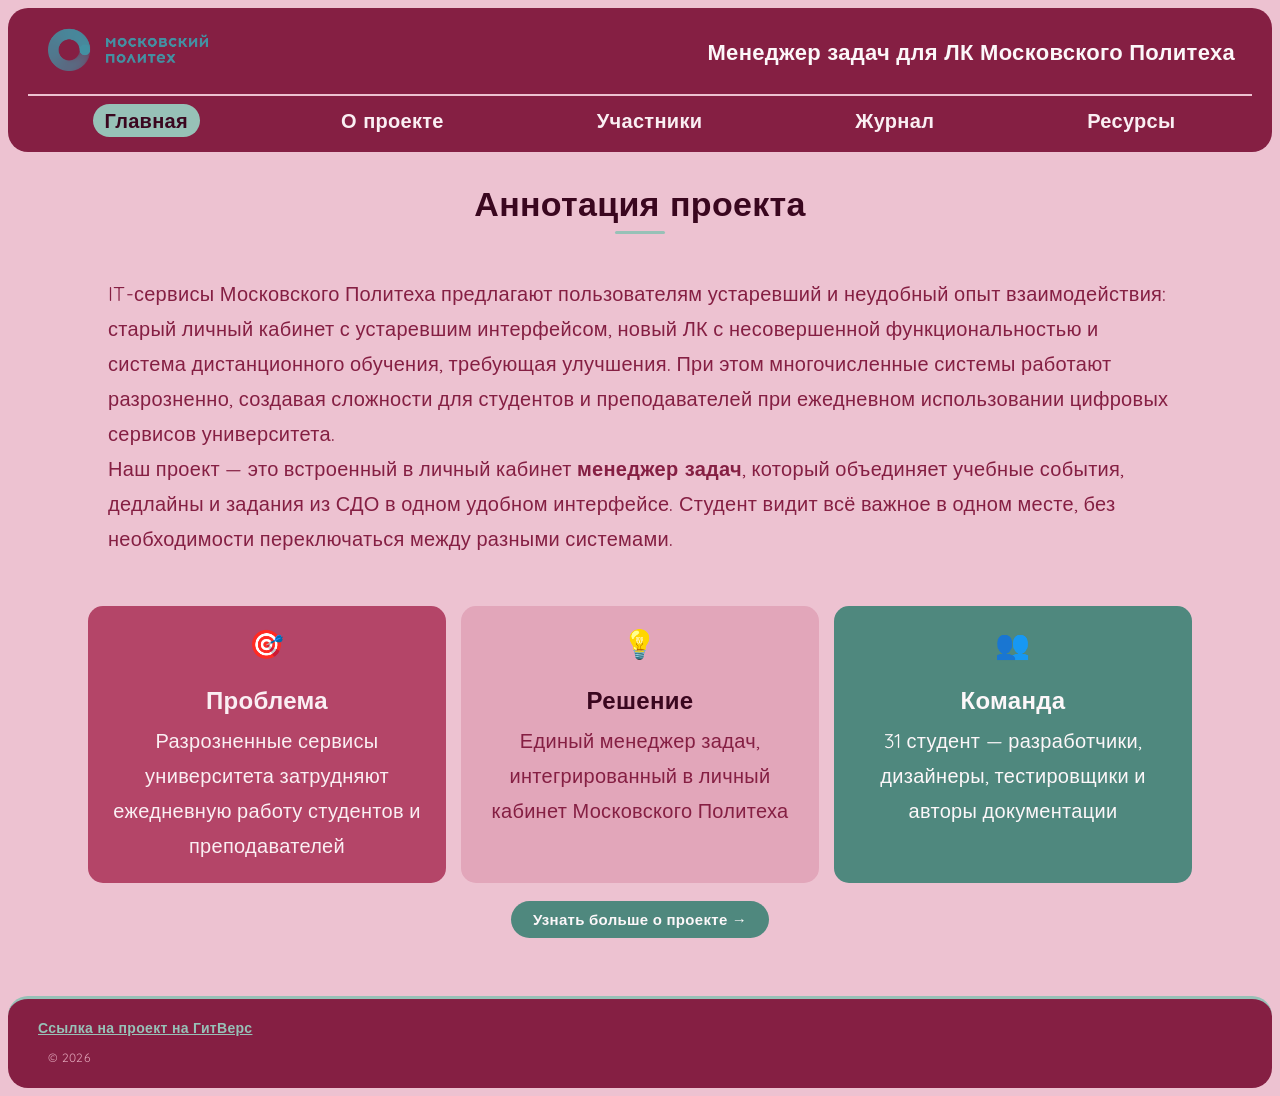
<file: site/index.html>
<!DOCTYPE html>
<html lang="ru">
<head>
    <meta charset="UTF-8">
    <meta name="viewport" content="width=device-width, initial-scale=1.0">
    <title>Главная — Менеджер задач МосПолитех</title>
    <link rel="stylesheet" href="css/style.css">
</head>
<body>
    <header>
        <img src="./images/logo.png" alt="Логотип">
        <h1>Менеджер задач для ЛК Московского Политеха</h1>
        <nav>
            <a href="index.html" class="active">Главная</a>
            <a href="about.html">О проекте</a>
            <a href="members.html">Участники</a>
            <a href="journal.html">Журнал</a>
            <a href="resources.html">Ресурсы</a>
        </nav>
    </header>
    <main>
        <h2>Аннотация проекта</h2>
        <p>
            IT-сервисы Московского Политеха предлагают пользователям устаревший и неудобный опыт 
            взаимодействия: старый личный кабинет с устаревшим интерфейсом, новый ЛК с несовершенной
            функциональностью и система дистанционного обучения, требующая улучшения. При этом
            многочисленные системы работают разрозненно, создавая сложности для студентов и преподавателей
            при ежедневном использовании цифровых сервисов университета.
        </p>
        <p>
            Наш проект — это встроенный в личный кабинет <strong>менеджер задач</strong>, который объединяет 
            учебные события, дедлайны и задания из СДО в одном удобном интерфейсе. Студент видит 
            всё важное в одном месте, без необходимости переключаться между разными системами.
        </p>

        <div class="index-cards">
            <div class="index-card">
                <div class="index-card-icon">🎯</div>
                <h3>Проблема</h3>
                <p>Разрозненные сервисы университета затрудняют ежедневную работу студентов и преподавателей</p>
            </div>
            <div class="index-card">
                <div class="index-card-icon">💡</div>
                <h3>Решение</h3>
                <p>Единый менеджер задач, интегрированный в личный кабинет Московского Политеха</p>
            </div>
            <div class="index-card">
                <div class="index-card-icon">👥</div>
                <h3>Команда</h3>
                <p>31 студент — разработчики, дизайнеры, тестировщики и авторы документации</p>
            </div>
        </div>

        <a href="about.html" class="btn">Узнать больше о проекте →</a>
    </main>
    <footer>
        <a href="https://gitverse.ru/mospol/project-practice-2026-ilosfi">Ссылка на проект на ГитВерс</a>
        <p>© 2026</p> 
    </footer>
</body>
</html>
</file>
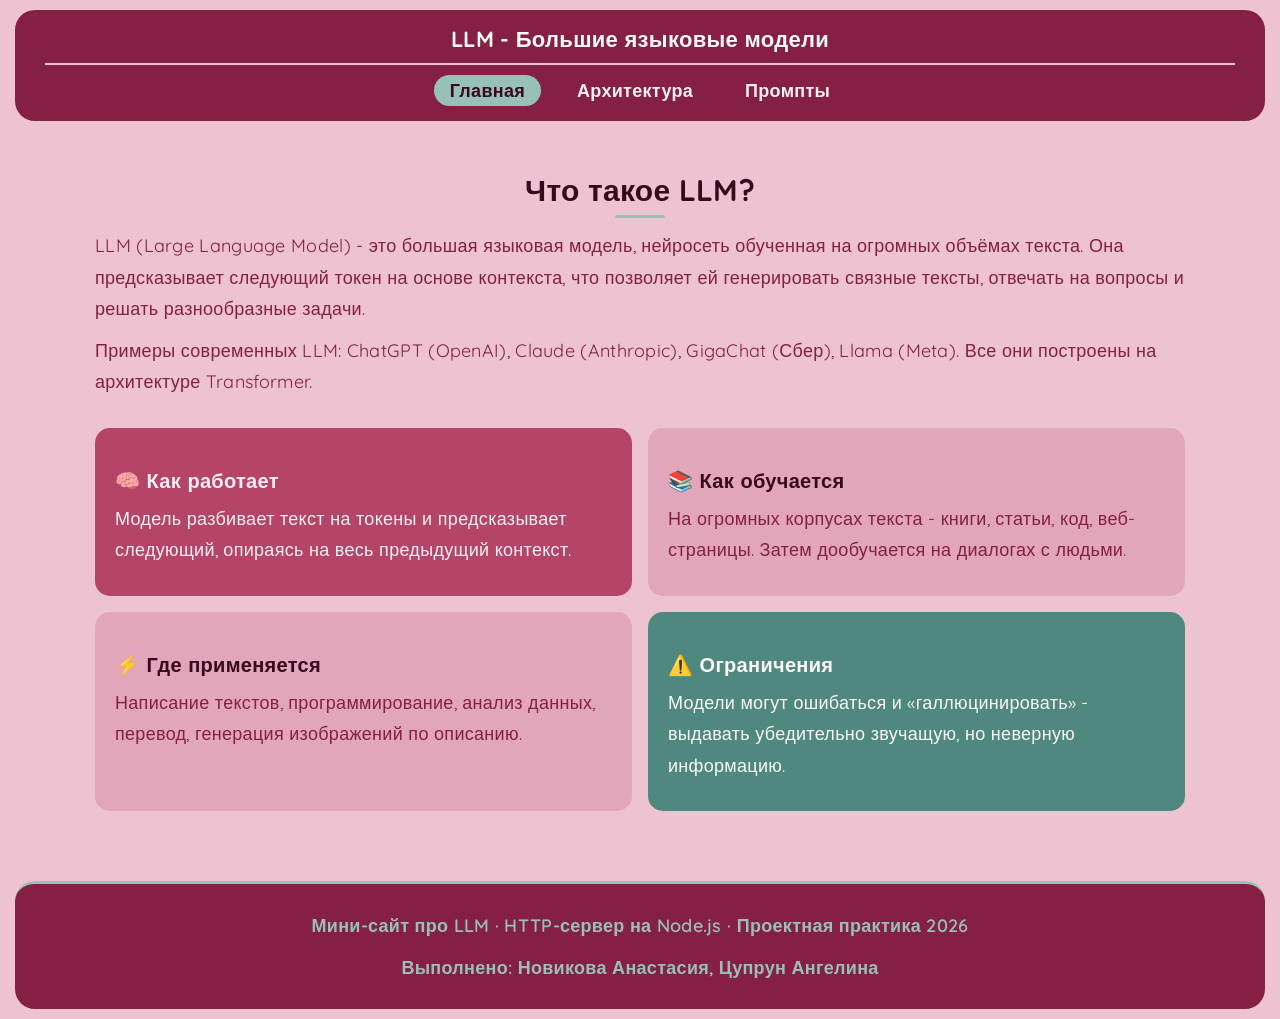
<file: src/pages/index.html>
<!DOCTYPE html>
<html lang="ru">
<head>
    <meta charset="UTF-8">
    <meta name="viewport" content="width=device-width, initial-scale=1.0">
    <title>Что такое LLM?</title>
    <link rel="stylesheet" href="style.css">
</head>
<body>
    <header>
        <h1>LLM - Большие языковые модели</h1>
        <nav>
            <a href="/" class="active">Главная</a>
            <a href="/transformer">Архитектура</a>
            <a href="/promts">Промпты</a>
        </nav>
    </header>
    <main>
        <h2>Что такое LLM?</h2>
        <p>
            LLM (Large Language Model) - это большая языковая модель, нейросеть обученная
            на огромных объёмах текста. Она предсказывает следующий токен на основе контекста,
            что позволяет ей генерировать связные тексты, отвечать на вопросы и решать
            разнообразные задачи.
        </p>
        <p>
            Примеры современных LLM: ChatGPT (OpenAI), Claude (Anthropic), GigaChat (Сбер),
            Llama (Meta). Все они построены на архитектуре Transformer.
        </p>

        <div class="cards">
            <div class="card">
                <h3>🧠 Как работает</h3>
                <p>Модель разбивает текст на токены и предсказывает следующий,
                   опираясь на весь предыдущий контекст.</p>
            </div>
            <div class="card">
                <h3>📚 Как обучается</h3>
                <p>На огромных корпусах текста - книги, статьи, код, веб-страницы.
                   Затем дообучается на диалогах с людьми.</p>
            </div>
            <div class="card">
                <h3>⚡ Где применяется</h3>
                <p>Написание текстов, программирование, анализ данных,
                   перевод, генерация изображений по описанию.</p>
            </div>
            <div class="card">
                <h3>⚠️ Ограничения</h3>
                <p>Модели могут ошибаться и «галлюцинировать» - выдавать
                   убедительно звучащую, но неверную информацию.</p>
            </div>
        </div>
    </main>
    <footer>
        <p>Мини-сайт про LLM · HTTP-сервер на Node.js · Проектная практика 2026</p>
        <p>Выполнено: Новикова Анастасия, Цупрун Ангелина</p>
    </footer>
</body>
</html>
</file>
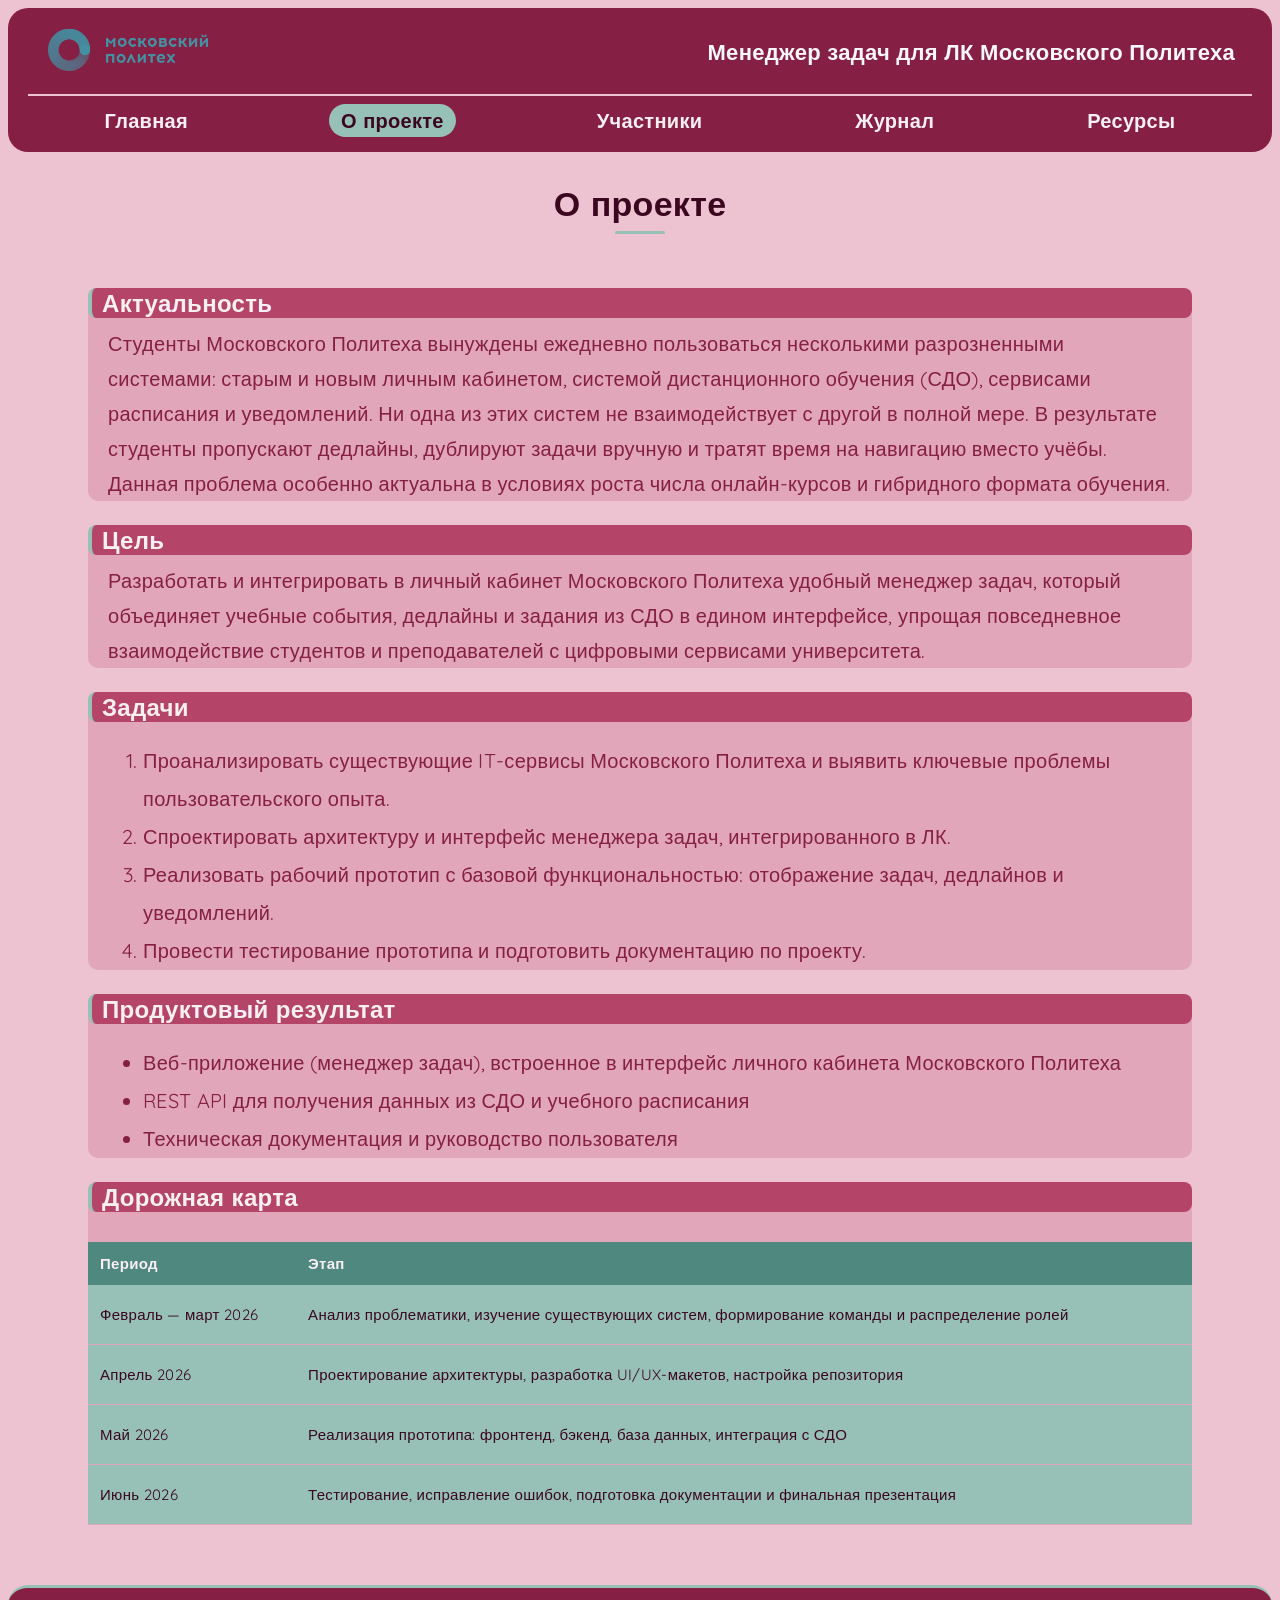
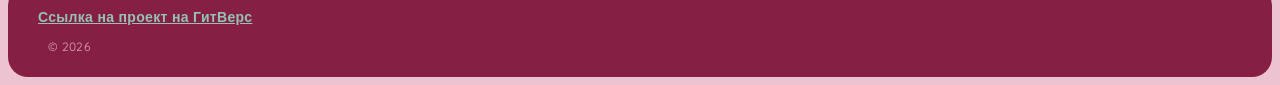
<file: site/about.html>
<!DOCTYPE html>
<html lang="ru">
<head>
    <meta charset="UTF-8">
    <meta name="viewport" content="width=device-width, initial-scale=1.0">
    <title>О проекте — Менеджер задач МосПолитех</title>
    <link rel="stylesheet" href="css/style.css">
</head>
<body>
    <header>
        <img src="./images/logo.png" alt="Логотип">
        <h1>Менеджер задач для ЛК Московского Политеха</h1>
        <nav>
            <a href="index.html">Главная</a>
            <a href="about.html" class="active">О проекте</a>
            <a href="members.html">Участники</a>
            <a href="journal.html">Журнал</a>
            <a href="resources.html">Ресурсы</a>
        </nav>
    </header>
    <main>
        <h2>О проекте</h2>

        <section>
            <h3>Актуальность</h3>
            <p>
                Студенты Московского Политеха вынуждены ежедневно пользоваться несколькими 
                разрозненными системами: старым и новым личным кабинетом, системой дистанционного 
                обучения (СДО), сервисами расписания и уведомлений. Ни одна из этих систем не 
                взаимодействует с другой в полной мере. В результате студенты пропускают дедлайны, 
                дублируют задачи вручную и тратят время на навигацию вместо учёбы. Данная проблема 
                особенно актуальна в условиях роста числа онлайн-курсов и гибридного формата обучения.
            </p>
        </section>

        <section>
            <h3>Цель</h3>
            <p>
                Разработать и интегрировать в личный кабинет Московского Политеха удобный менеджер задач, 
                который объединяет учебные события, дедлайны и задания из СДО в едином интерфейсе, 
                упрощая повседневное взаимодействие студентов и преподавателей с цифровыми сервисами университета.
            </p>
        </section>

        <section>
            <h3>Задачи</h3>
            <ol>
                <li>Проанализировать существующие IT-сервисы Московского Политеха и выявить ключевые проблемы пользовательского опыта.</li>
                <li>Спроектировать архитектуру и интерфейс менеджера задач, интегрированного в ЛК.</li>
                <li>Реализовать рабочий прототип с базовой функциональностью: отображение задач, дедлайнов и уведомлений.</li>
                <li>Провести тестирование прототипа и подготовить документацию по проекту.</li>
            </ol>
        </section>

        <section>
            <h3>Продуктовый результат</h3>
            <ul>
                <li>Веб-приложение (менеджер задач), встроенное в интерфейс личного кабинета Московского Политеха</li>
                <li>REST API для получения данных из СДО и учебного расписания</li>
                <li>Техническая документация и руководство пользователя</li>
            </ul>
        </section>

        <section>
            <h3>Дорожная карта</h3>
            <table>
                <thead>
                    <tr>
                        <th>Период</th>
                        <th>Этап</th>
                    </tr>
                </thead>
                <tbody>
                    <tr>
                        <td>Февраль — март 2026</td>
                        <td>Анализ проблематики, изучение существующих систем, формирование команды и распределение ролей</td>
                    </tr>
                    <tr>
                        <td>Апрель 2026</td>
                        <td>Проектирование архитектуры, разработка UI/UX-макетов, настройка репозитория</td>
                    </tr>
                    <tr>
                        <td>Май 2026</td>
                        <td>Реализация прототипа: фронтенд, бэкенд, база данных, интеграция с СДО</td>
                    </tr>
                    <tr>
                        <td>Июнь 2026</td>
                        <td>Тестирование, исправление ошибок, подготовка документации и финальная презентация</td>
                    </tr>
                </tbody>
            </table>
        </section>
    </main>
    <footer>
        <a href="https://gitverse.ru/mospol/project-practice-2026-ilosfi">Ссылка на проект на ГитВерс</a>
        <p>© 2026</p> 
    </footer>
</body>
</html>
</file>
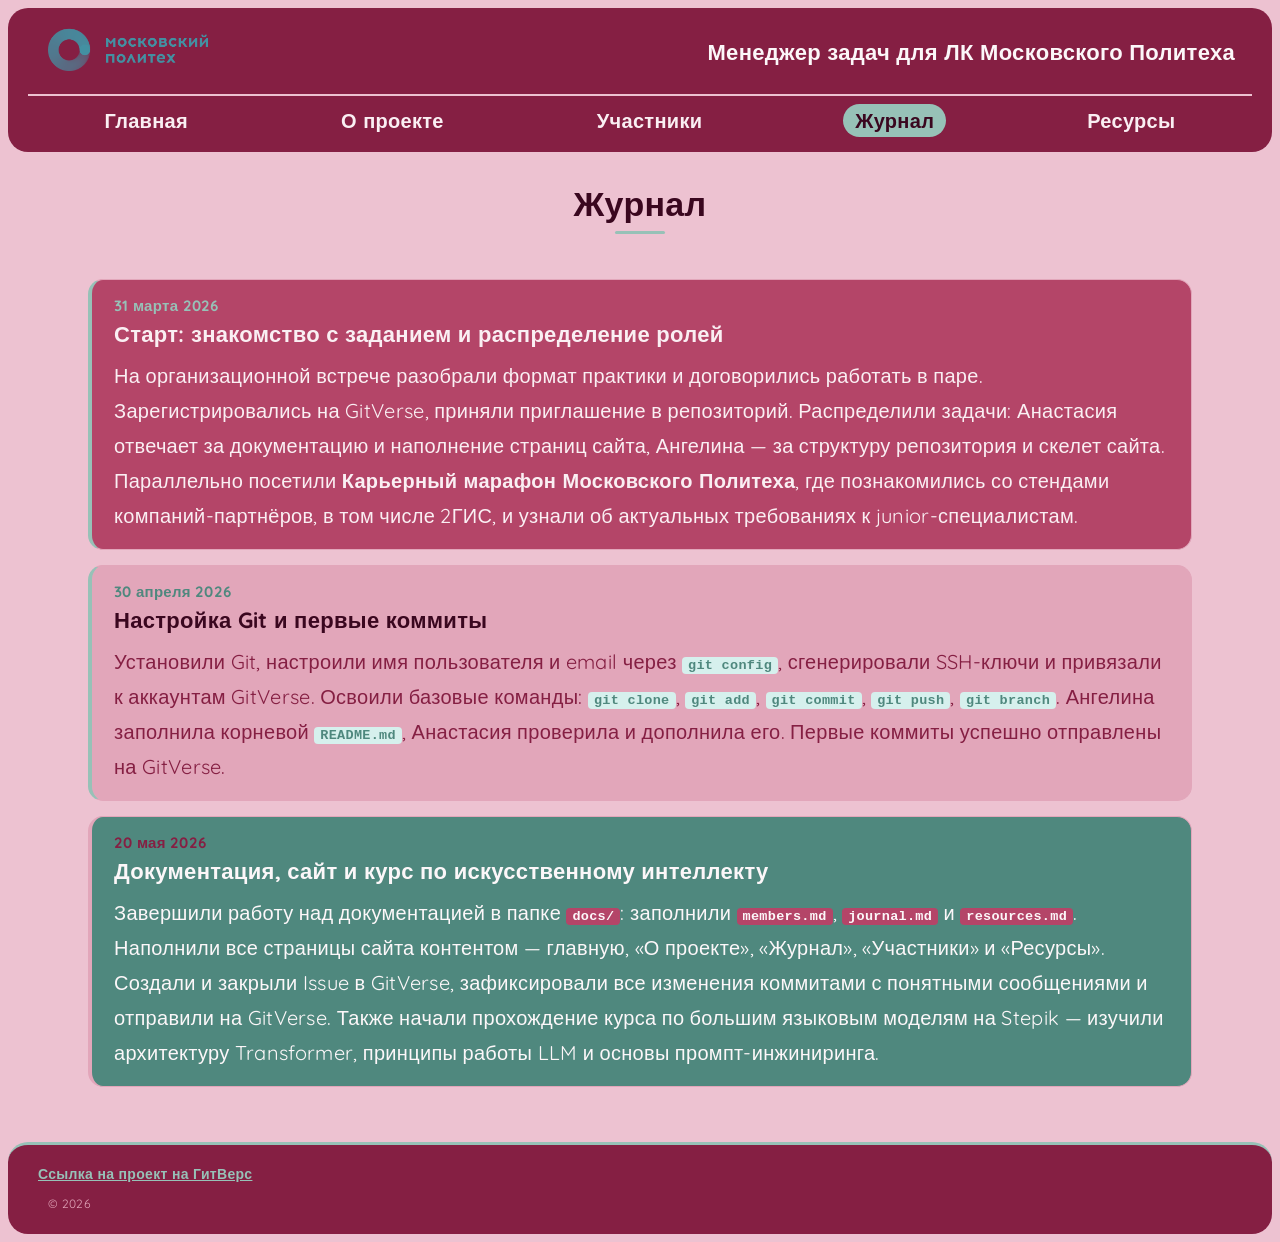
<file: site/journal.html>
<!DOCTYPE html>
<html lang="ru">
<head>
    <meta charset="UTF-8">
    <meta name="viewport" content="width=device-width, initial-scale=1.0">
    <title>Журнал — Менеджер задач МосПолитех</title>
    <link rel="stylesheet" href="css/style.css">
</head>
<body>
    <header>
        <img src="./images/logo.png" alt="Логотип">
        <h1>Менеджер задач для ЛК Московского Политеха</h1>
        <nav>
            <a href="index.html">Главная</a>
            <a href="about.html">О проекте</a>
            <a href="members.html">Участники</a>
            <a href="journal.html" class="active">Журнал</a>
            <a href="resources.html">Ресурсы</a>
        </nav>
    </header>
    <main>
        <h2>Журнал</h2>

        <article>
            <time datetime="2026-03-31">31 марта 2026</time>
            <h3>Старт: знакомство с заданием и распределение ролей</h3>
            <p>
                На организационной встрече разобрали формат практики и договорились работать в паре.
                Зарегистрировались на GitVerse, приняли приглашение в репозиторий.
                Распределили задачи: Анастасия отвечает за документацию и наполнение страниц сайта,
                Ангелина — за структуру репозитория и скелет сайта. Параллельно посетили
                <strong>Карьерный марафон Московского Политеха</strong>, где познакомились
                со стендами компаний-партнёров, в том числе 2ГИС, и узнали об актуальных
                требованиях к junior-специалистам.
            </p>
        </article>

        <article>
            <time datetime="2026-04-30">30 апреля 2026</time>
            <h3>Настройка Git и первые коммиты</h3>
            <p>
                Установили Git, настроили имя пользователя и email через <code>git config</code>,
                сгенерировали SSH-ключи и привязали к аккаунтам GitVerse. Освоили базовые команды:
                <code>git clone</code>, <code>git add</code>, <code>git commit</code>, <code>git push</code>,
                <code>git branch</code>. Ангелина заполнила корневой <code>README.md</code>,
                Анастасия проверила и дополнила его. Первые коммиты успешно отправлены на GitVerse.
            </p>
        </article>

        <article>
            <time datetime="2026-05-20">20 мая 2026</time>
            <h3>Документация, сайт и курс по искусственному интеллекту</h3>
            <p>
                Завершили работу над документацией в папке <code>docs/</code>: заполнили
                <code>members.md</code>, <code>journal.md</code> и <code>resources.md</code>.
                Наполнили все страницы сайта контентом — главную, «О проекте», «Журнал»,
                «Участники» и «Ресурсы». Создали и закрыли Issue в GitVerse, зафиксировали
                все изменения коммитами с понятными сообщениями и отправили на GitVerse.
                Также начали прохождение курса по большим языковым моделям на Stepik —
                изучили архитектуру Transformer, принципы работы LLM и основы промпт-инжиниринга.
            </p>
        </article>

    </main>
    <footer>
        <a href="https://gitverse.ru/mospol/project-practice-2026-ilosfi">Ссылка на проект на ГитВерс</a>
        <p>© 2026</p> 
    </footer>
</body>
</html>
</file>
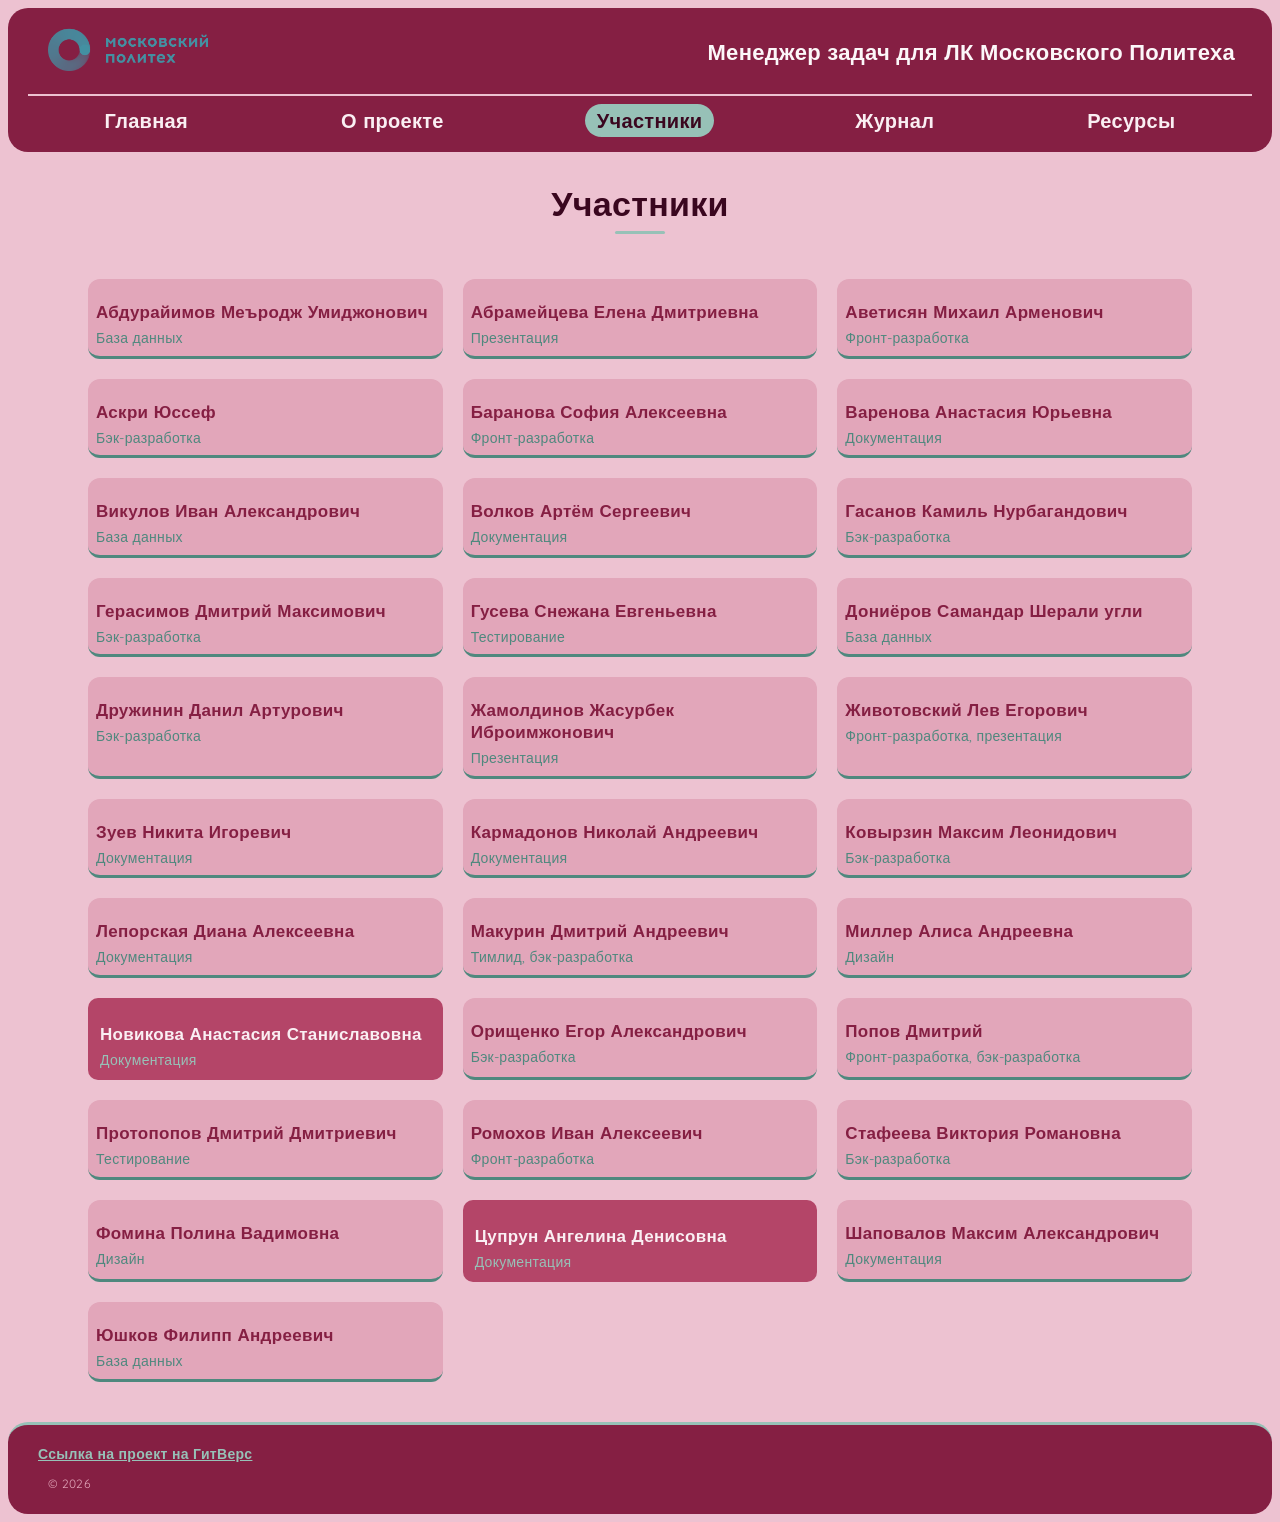
<file: site/members.html>
<!DOCTYPE html>
<html lang="ru">
<head>
    <meta charset="UTF-8">
    <meta name="viewport" content="width=device-width, initial-scale=1.0">
    <title>Участники — Менеджер задач МосПолитех</title>
    <link rel="stylesheet" href="css/style.css">
</head>
<body>
    <header>
        <img src="./images/logo.png" alt="Логотип">
        <h1>Менеджер задач для ЛК Московского Политеха</h1>
        <nav>
            <a href="index.html">Главная</a>
            <a href="about.html">О проекте</a>
            <a href="members.html" class="active">Участники</a>
            <a href="journal.html">Журнал</a>
            <a href="resources.html">Ресурсы</a>
        </nav>
    </header>
    <main>
        <h2>Участники</h2>
        <div class="members-grid">
            <div class="member">
                <h3>Абдурайимов Меъродж Умиджонович</h3>
                <p>База данных</p>
            </div>
            <div class="member">
                <h3>Абрамейцева Елена Дмитриевна</h3>
                <p>Презентация</p>
            </div>
            <div class="member">
                <h3>Аветисян Михаил Арменович</h3>
                <p>Фронт-разработка</p>
            </div>
            <div class="member">
                <h3>Аскри Юссеф</h3>
                <p>Бэк-разработка</p>
            </div>
            <div class="member">
                <h3>Баранова София Алексеевна</h3>
                <p>Фронт-разработка</p>
            </div>
            <div class="member">
                <h3>Варенова Анастасия Юрьевна</h3>
                <p>Документация</p>
            </div>
            <div class="member">
                <h3>Викулов Иван Александрович</h3>
                <p>База данных</p>
            </div>
            <div class="member">
                <h3>Волков Артём Сергеевич</h3>
                <p>Документация</p>
            </div>
            <div class="member">
                <h3>Гасанов Камиль Нурбагандович</h3>
                <p>Бэк-разработка</p>
            </div>
            <div class="member">
                <h3>Герасимов Дмитрий Максимович</h3>
                <p>Бэк-разработка</p>
            </div>
            <div class="member">
                <h3>Гусева Снежана Евгеньевна</h3>
                <p>Тестирование</p>
            </div>
            <div class="member">
                <h3>Дониёров Самандар Шерали угли</h3>
                <p>База данных</p>
            </div>
            <div class="member">
                <h3>Дружинин Данил Артурович</h3>
                <p>Бэк-разработка</p>
            </div>
            <div class="member">
                <h3>Жамолдинов Жасурбек Иброимжонович</h3>
                <p>Презентация</p>
            </div>
            <div class="member">
                <h3>Животовский Лев Егорович</h3>
                <p>Фронт-разработка, презентация</p>
            </div>
            <div class="member">
                <h3>Зуев Никита Игоревич</h3>
                <p>Документация</p>
            </div>
            <div class="member">
                <h3>Кармадонов Николай Андреевич</h3>
                <p>Документация</p>
            </div>
            <div class="member">
                <h3>Ковырзин Максим Леонидович</h3>
                <p>Бэк-разработка</p>
            </div>
            <div class="member">
                <h3>Лепорская Диана Алексеевна</h3>
                <p>Документация</p>
            </div>
            <div class="member">
                <h3>Макурин Дмитрий Андреевич</h3>
                <p>Тимлид, бэк-разработка</p>
            </div>
            <div class="member">
                <h3>Миллер Алиса Андреевна</h3>
                <p>Дизайн</p>
            </div>
            <div class="member me">
                <h3>Новикова Анастасия Станиславовна</h3>
                <p>Документация</p>
            </div>
            <div class="member">
                <h3>Орищенко Егор Александрович</h3>
                <p>Бэк-разработка</p>
            </div>
            <div class="member">
                <h3>Попов Дмитрий</h3>
                <p>Фронт-разработка, бэк-разработка</p>
            </div>
            <div class="member">
                <h3>Протопопов Дмитрий Дмитриевич</h3>
                <p>Тестирование</p>
            </div>
            <div class="member">
                <h3>Ромохов Иван Алексеевич</h3>
                <p>Фронт-разработка</p>
            </div>
            <div class="member">
                <h3>Стафеева Виктория Романовна</h3>
                <p>Бэк-разработка</p>
            </div>
            <div class="member">
                <h3>Фомина Полина Вадимовна</h3>
                <p>Дизайн</p>
            </div>
            <div class="member me">
                <h3>Цупрун Ангелина Денисовна</h3>
                <p>Документация</p>
            </div>
            <div class="member">
                <h3>Шаповалов Максим Александрович</h3>
                <p>Документация</p>
            </div>
            <div class="member">
                <h3>Юшков Филипп Андреевич</h3>
                <p>База данных</p>
            </div>
        </div>        
    </main>
    <footer>
        <a href="https://gitverse.ru/mospol/project-practice-2026-ilosfi">Ссылка на проект на ГитВерс</a>
        <p>© 2026</p> 
    </footer>
</body>
</html>
</file>
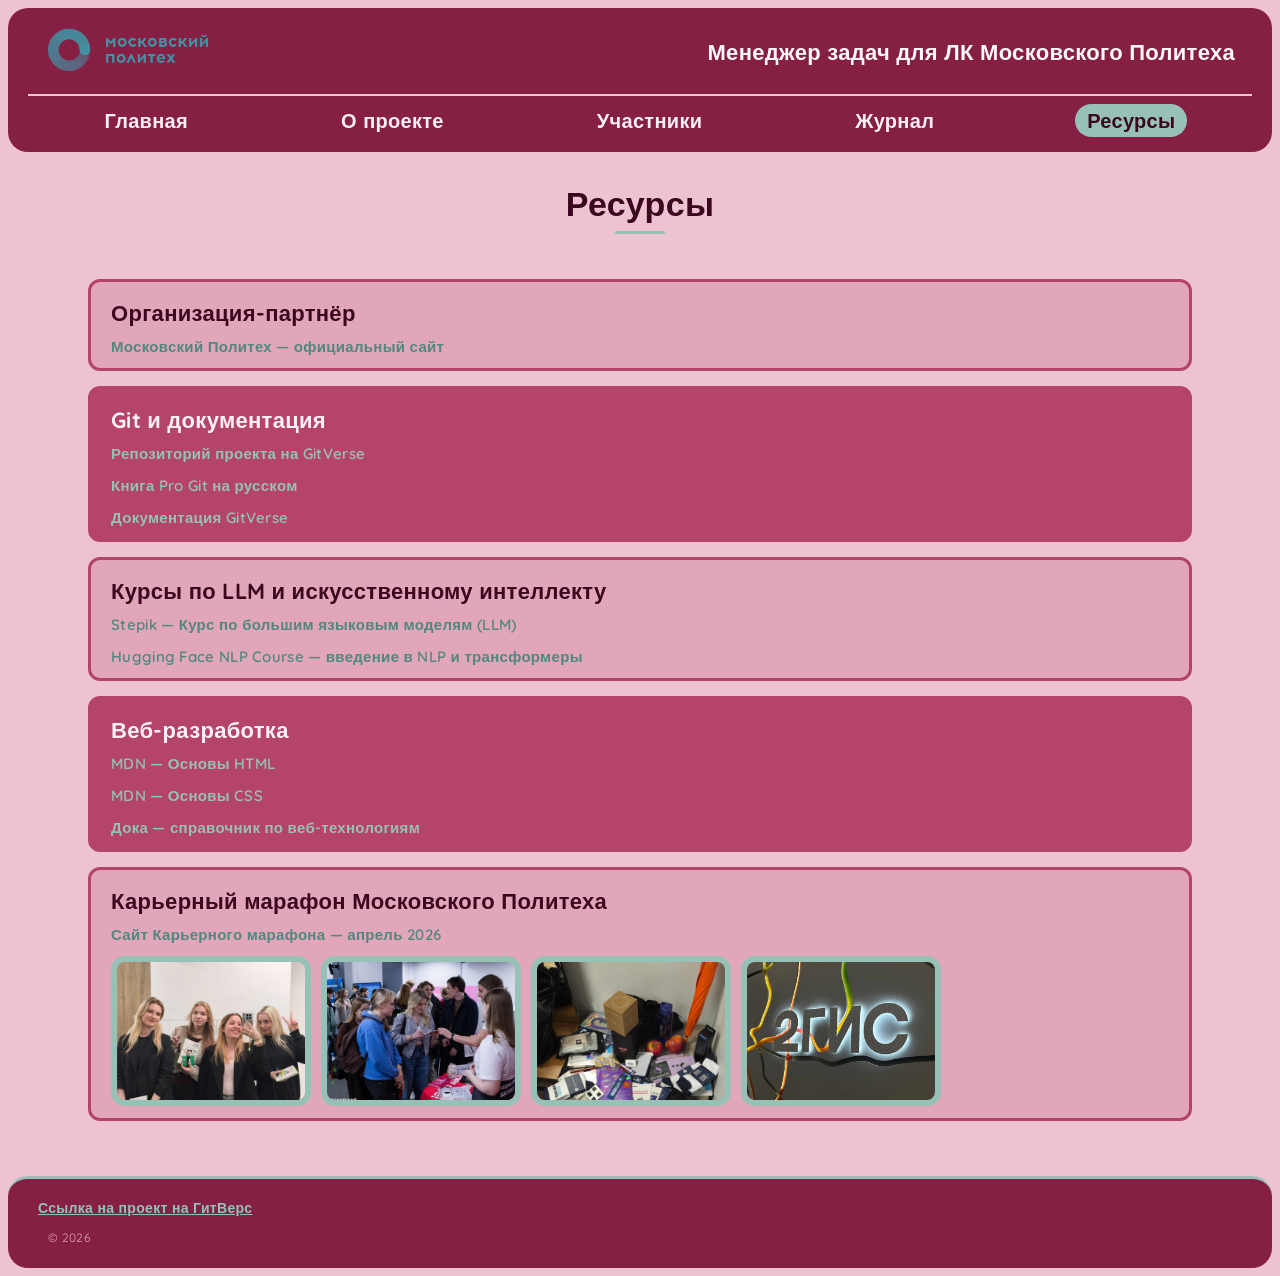
<file: site/resources.html>
<!DOCTYPE html>
<html lang="ru">
<head>
    <meta charset="UTF-8">
    <meta name="viewport" content="width=device-width, initial-scale=1.0">
    <title>Ресурсы — Менеджер задач МосПолитех</title>
    <link rel="stylesheet" href="css/style.css">
</head>
<body>
    <header>
        <img src="./images/logo.png" alt="Логотип">
        <h1>Менеджер задач для ЛК Московского Политеха</h1>
        <nav>
            <a href="index.html">Главная</a>
            <a href="about.html">О проекте</a>
            <a href="members.html">Участники</a>
            <a href="journal.html">Журнал</a>
            <a href="resources.html" class="active">Ресурсы</a>
        </nav>
    </header>
    <main>
        <h2>Ресурсы</h2>

        <div class="resource">
            <h3>Организация-партнёр</h3>
            <a href="https://mospolytech.ru/" target="_blank">Московский Политех — официальный сайт</a>
        </div>

        <div class="resource">
            <h3>Git и документация</h3>
            <a href="https://gitverse.ru/mospol/project-practice-2026-ilosfi" target="_blank">Репозиторий проекта на GitVerse</a><br><br>
            <a href="https://git-scm.com/book/ru/v2" target="_blank">Книга Pro Git на русском</a><br><br>
            <a href="https://docs.gitverse.ru/" target="_blank">Документация GitVerse</a>
        </div>

        <div class="resource">
            <h3>Курсы по LLM и искусственному интеллекту</h3>
            <a href="https://stepik.org/course/224746/syllabus" target="_blank">Stepik — Курс по большим языковым моделям (LLM)</a><br><br>
            <a href="https://huggingface.co/learn/nlp-course/ru/chapter1/1" target="_blank">Hugging Face NLP Course — введение в NLP и трансформеры</a>
        </div>

        <div class="resource">
            <h3>Веб-разработка</h3>
            <a href="https://developer.mozilla.org/ru/docs/Learn/HTML" target="_blank">MDN — Основы HTML</a><br><br>
            <a href="https://developer.mozilla.org/ru/docs/Learn/CSS" target="_blank">MDN — Основы CSS</a><br><br>
            <a href="https://doka.guide/" target="_blank">Дока — справочник по веб-технологиям</a>
        </div>

        <div class="resource">
            <h3>Карьерный марафон Московского Политеха</h3>
            <a href="https://mospolycareermarafon.ru/april2026" target="_blank">Сайт Карьерного марафона — апрель 2026</a>
            <div class="photos">
                <img src="./images/2ГИС_Офис.jpg" alt="Общее фото в офисе 2ГИС">
                <img src="./images/Карьерная_выставка.jpg" alt="Карьерная выставка на марафоне">
                <img src="./images/Мерч.jpg" alt="Мерч, полученный на марафоне">
                <img src="./images/Офис.jpg" alt="Вывеска 2ГИС в офисе">
            </div>
        </div>

    </main>
    <footer>
        <a href="https://gitverse.ru/mospol/project-practice-2026-ilosfi">Ссылка на проект на ГитВерс</a>
        <p>© 2026</p> 
    </footer>
</body>
</html>
</file>
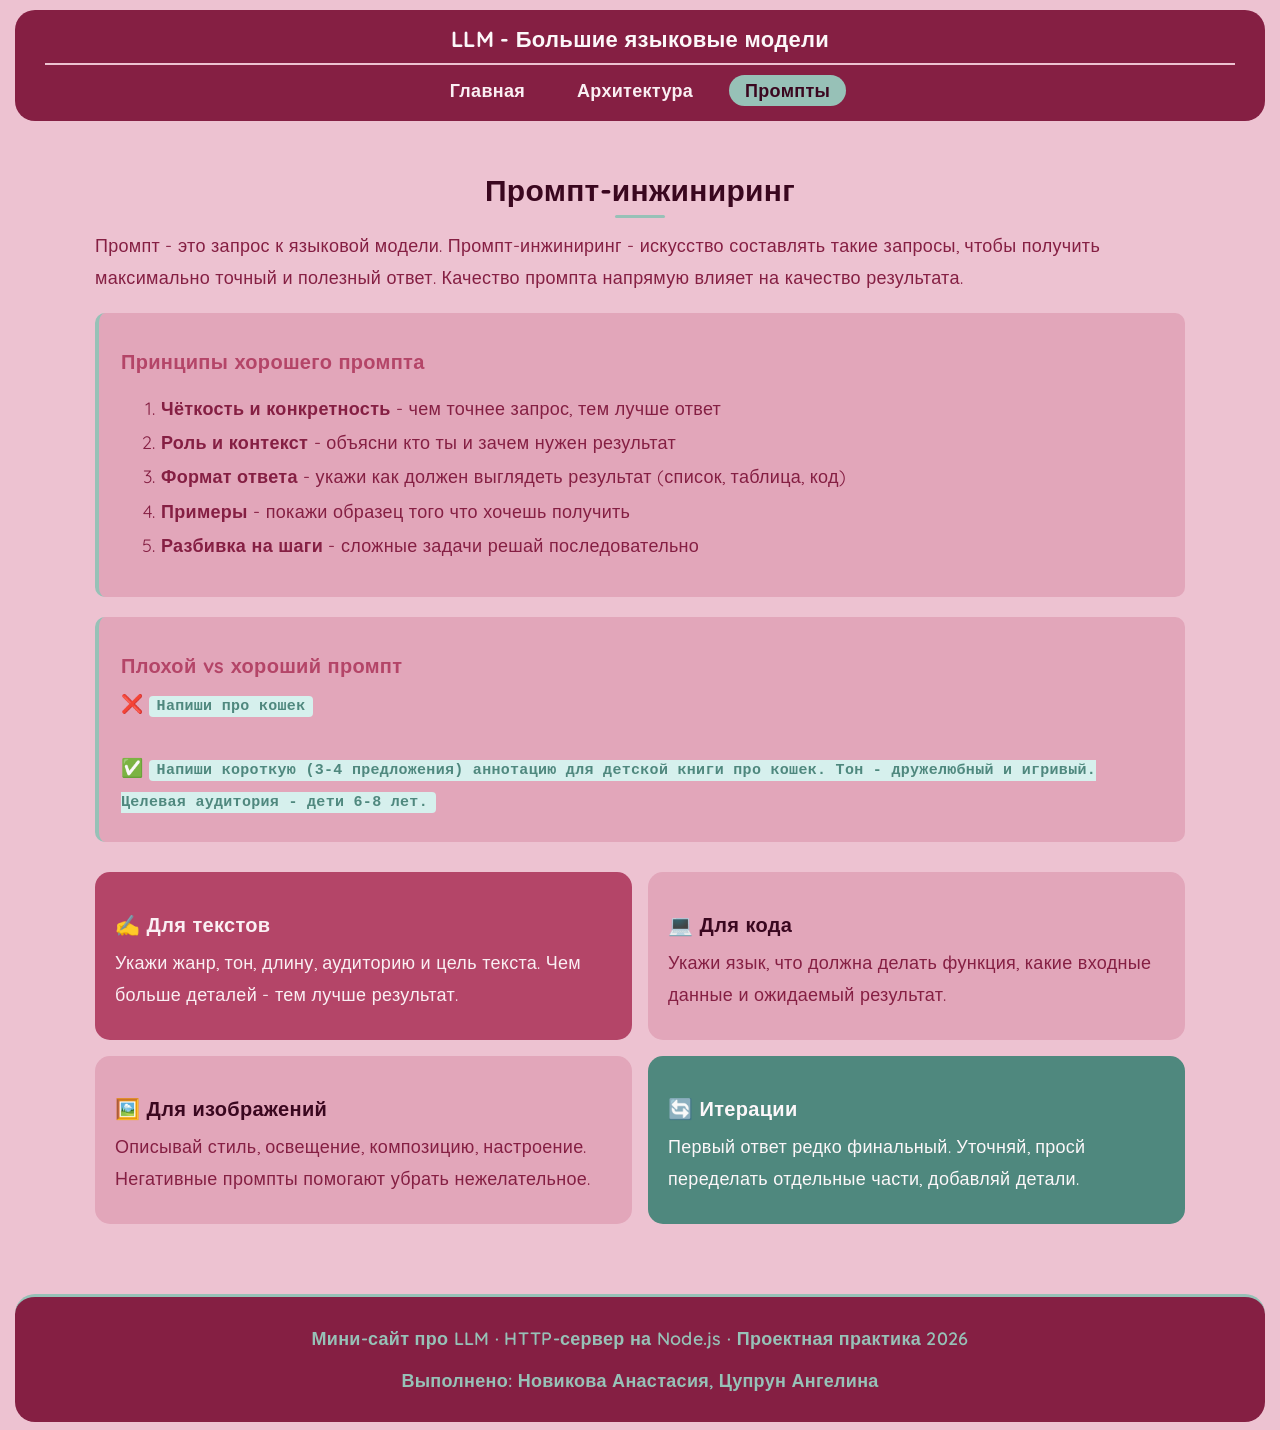
<file: src/pages/promts.html>
<!DOCTYPE html>
<html lang="ru">
<head>
    <meta charset="UTF-8">
    <meta name="viewport" content="width=device-width, initial-scale=1.0">
    <title>Промпт-инжиниринг</title>
    <link rel="stylesheet" href="style.css">
</head>
<body>
    <header>
        <h1>LLM - Большие языковые модели</h1>
        <nav>
            <a href="/">Главная</a>
            <a href="/transformer">Архитектура</a>
            <a href="/promts" class="active">Промпты</a>
        </nav>
    </header>
    <main>
        <h2>Промпт-инжиниринг</h2>
        <p>
            Промпт - это запрос к языковой модели. Промпт-инжиниринг - искусство составлять
            такие запросы, чтобы получить максимально точный и полезный ответ.
            Качество промпта напрямую влияет на качество результата.
        </p>

        <div class="highlight">
            <h3>Принципы хорошего промпта</h3>
            <ol>
                <li><strong>Чёткость и конкретность</strong> - чем точнее запрос, тем лучше ответ</li>
                <li><strong>Роль и контекст</strong> - объясни кто ты и зачем нужен результат</li>
                <li><strong>Формат ответа</strong> - укажи как должен выглядеть результат (список, таблица, код)</li>
                <li><strong>Примеры</strong> - покажи образец того что хочешь получить</li>
                <li><strong>Разбивка на шаги</strong> - сложные задачи решай последовательно</li>
            </ol>
        </div>

        <div class="highlight">
            <h3>Плохой vs хороший промпт</h3>
            <p>
                ❌ <code>Напиши про кошек</code><br><br>
                ✅ <code>Напиши короткую (3-4 предложения) аннотацию для детской книги про кошек.
                Тон - дружелюбный и игривый. Целевая аудитория - дети 6-8 лет.</code>
            </p>
        </div>

        <div class="cards">
            <div class="card">
                <h3>✍️ Для текстов</h3>
                <p>Укажи жанр, тон, длину, аудиторию и цель текста.
                   Чем больше деталей - тем лучше результат.</p>
            </div>
            <div class="card">
                <h3>💻 Для кода</h3>
                <p>Укажи язык, что должна делать функция, какие входные данные
                   и ожидаемый результат.</p>
            </div>
            <div class="card">
                <h3>🖼️ Для изображений</h3>
                <p>Описывай стиль, освещение, композицию, настроение.
                   Негативные промпты помогают убрать нежелательное.</p>
            </div>
            <div class="card">
                <h3>🔄 Итерации</h3>
                <p>Первый ответ редко финальный. Уточняй, просй переделать
                   отдельные части, добавляй детали.</p>
            </div>
        </div>
    </main>
    <footer>
        <p>Мини-сайт про LLM · HTTP-сервер на Node.js · Проектная практика 2026</p>
        <p>Выполнено: Новикова Анастасия, Цупрун Ангелина</p>
    </footer>
</body>
</html>
</file>
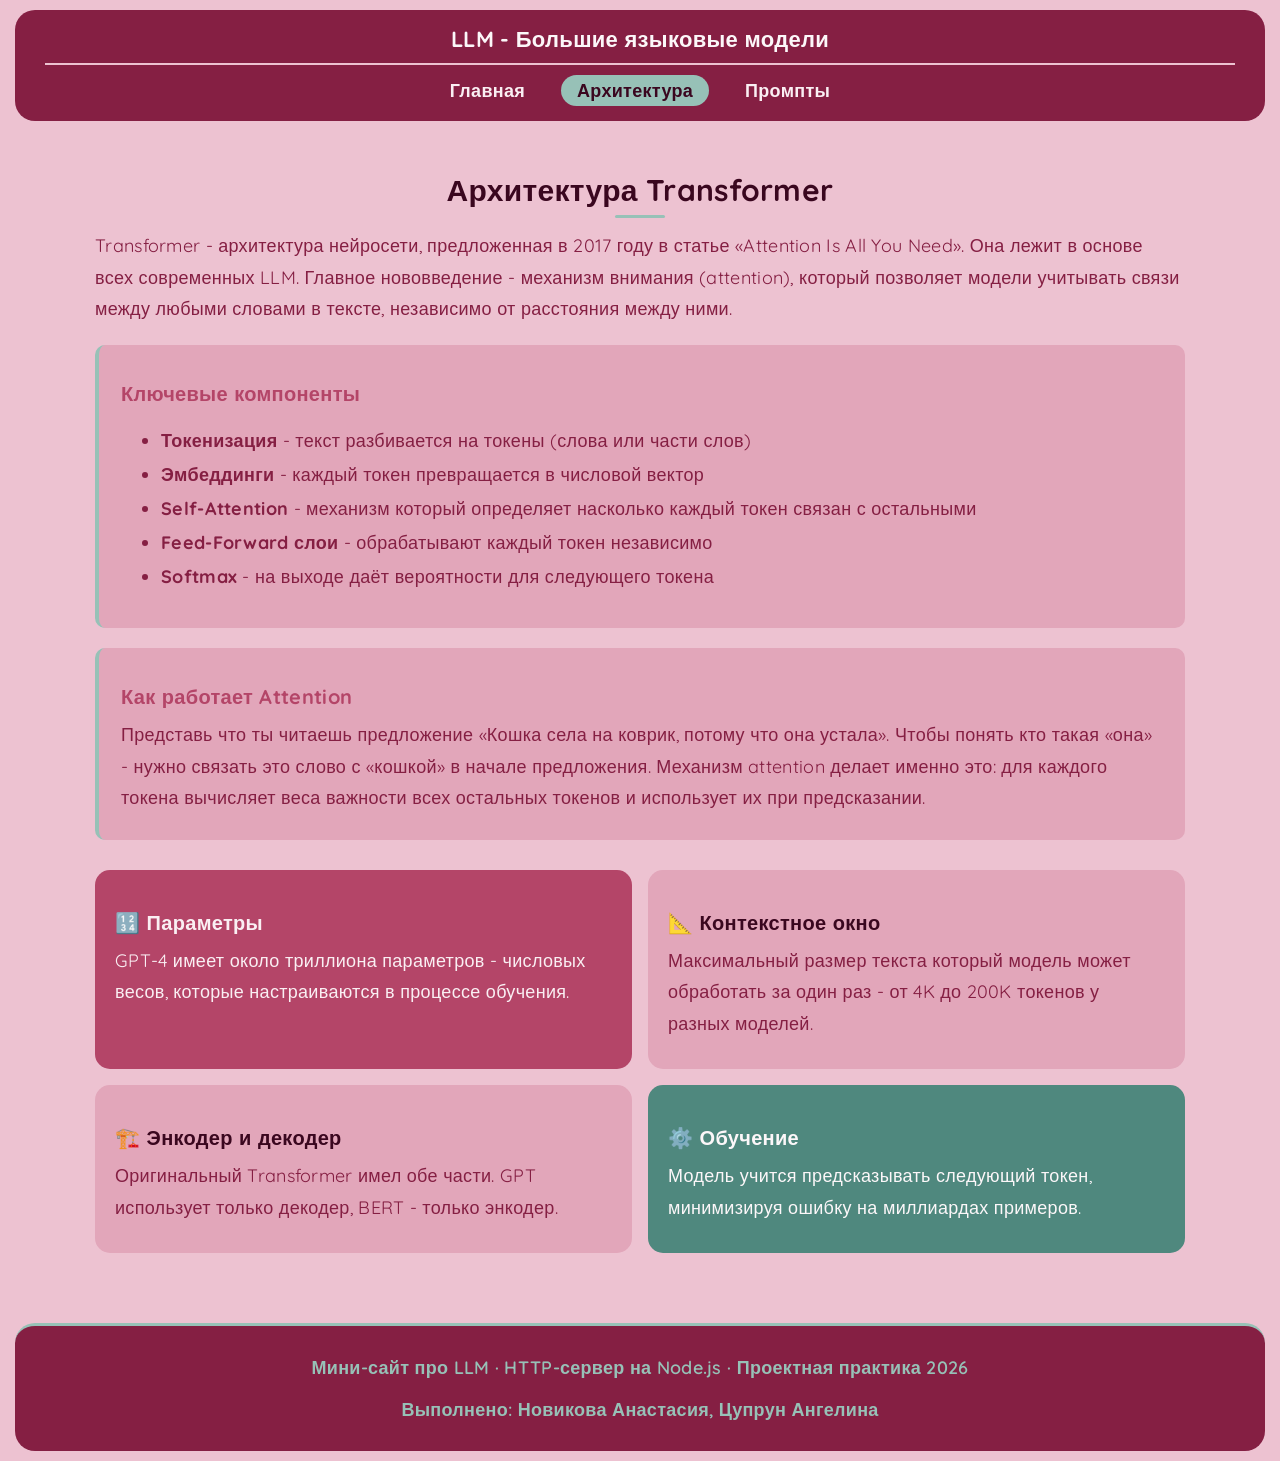
<file: src/pages/transformer.html>
<!DOCTYPE html>
<html lang="ru">
<head>
    <meta charset="UTF-8">
    <meta name="viewport" content="width=device-width, initial-scale=1.0">
    <title>Архитектура Transformer</title>
    <link rel="stylesheet" href="style.css">
</head>
<body>
    <header>
        <h1>LLM - Большие языковые модели</h1>
        <nav>
            <a href="/">Главная</a>
            <a href="/transformer" class="active">Архитектура</a>
            <a href="/promts">Промпты</a>
        </nav>
    </header>
    <main>
        <h2>Архитектура Transformer</h2>
        <p>
            Transformer - архитектура нейросети, предложенная в 2017 году в статье
            «Attention Is All You Need». Она лежит в основе всех современных LLM.
            Главное нововведение - механизм внимания (attention), который позволяет
            модели учитывать связи между любыми словами в тексте, независимо от расстояния между ними.
        </p>

        <div class="highlight">
            <h3>Ключевые компоненты</h3>
            <ul>
                <li><strong>Токенизация</strong> - текст разбивается на токены (слова или части слов)</li>
                <li><strong>Эмбеддинги</strong> - каждый токен превращается в числовой вектор</li>
                <li><strong>Self-Attention</strong> - механизм который определяет насколько каждый токен связан с остальными</li>
                <li><strong>Feed-Forward слои</strong> - обрабатывают каждый токен независимо</li>
                <li><strong>Softmax</strong> - на выходе даёт вероятности для следующего токена</li>
            </ul>
        </div>

        <div class="highlight">
            <h3>Как работает Attention</h3>
            <p>
                Представь что ты читаешь предложение «Кошка села на коврик, потому что она устала».
                Чтобы понять кто такая «она» - нужно связать это слово с «кошкой» в начале предложения.
                Механизм attention делает именно это: для каждого токена вычисляет веса важности
                всех остальных токенов и использует их при предсказании.
            </p>
        </div>

        <div class="cards">
            <div class="card">
                <h3>🔢 Параметры</h3>
                <p>GPT-4 имеет около триллиона параметров - числовых весов,
                   которые настраиваются в процессе обучения.</p>
            </div>
            <div class="card">
                <h3>📐 Контекстное окно</h3>
                <p>Максимальный размер текста который модель может обработать
                   за один раз - от 4K до 200K токенов у разных моделей.</p>
            </div>
            <div class="card">
                <h3>🏗️ Энкодер и декодер</h3>
                <p>Оригинальный Transformer имел обе части.
                   GPT использует только декодер, BERT - только энкодер.</p>
            </div>
            <div class="card">
                <h3>⚙️ Обучение</h3>
                <p>Модель учится предсказывать следующий токен,
                   минимизируя ошибку на миллиардах примеров.</p>
            </div>
        </div>
    </main>
    <footer>
        <p>Мини-сайт про LLM · HTTP-сервер на Node.js · Проектная практика 2026</p>
        <p>Выполнено: Новикова Анастасия, Цупрун Ангелина</p>
    </footer>
</body>
</html>
</file>
<file: site/css/style.css>
@import url('https://fonts.googleapis.com/css2?family=Quicksand:wght@400;500;600;700&display=swap');

:root {
    font-family: 'Quicksand', Arial, sans-serif;
    font-size: 62.5%;
    font-weight: 400;
    letter-spacing: 0.3px;

    --rose-ink: #3a071f;
    --blush-wine: #851f43;
    --petal-dust: #b44568;
    --powder-rose: #e2a6ba;
    --pinky-blur: #edc2d1;
    --ivory-bloom: #faeff3;
    --white: #fcf7f9;

    --mint: #97c1b7;
    --mint-light: #d6f0ed;
    --mint-dark: #4f887e;

    background-color: var(--pinky-blur);
    color: var(--rose-ink);
}
html { 
    box-sizing: border-box; 
}
*, 
*::before, 
*::after { 
    box-sizing: inherit; 
}
body {
    
    display: flex;
    flex-direction: column;
    min-height: 95vh;
}
main { 
    margin: 0 80px;
    flex-grow: 1; 
}





header {
    background-color: var(--blush-wine);
    border-radius: 20px;
    display: grid;
    grid-template-areas: "img head" "nav nav";
    gap: 5px;
    padding: 15px 20px;
}
header img {
    grid-area: img;
    width: 160px;
    height: auto;
    margin-left: 20px;
    filter: invert(50%) sepia(10%) saturate(1999%) hue-rotate(2304deg) brightness(99%) contrast(90%);
}
h1 {
    grid-area: head;
    font-size: 2.2rem;
    font-weight: 700;
    margin-right: 17px;
    text-align: right;
    color: var(--white);
    line-height: 1.3;
}





nav {
    grid-area: nav;
    margin-top: 8px;
    display: flex;
    justify-content: space-around;
    border-top: 2px solid var(--pinky-blur);
    padding-top: 8px;
}
nav a {
    font-size: 2rem;
    text-decoration: none;
    color: var(--ivory-bloom);
    font-weight: 600;
    padding: 4px 12px;
    border-radius: 20px;
    transition: all ease 0.2s;
}
nav a:hover {
    background-color: var(--mint);
    color: var(--white);
}
nav a.active {
    background-color: var(--mint);
    color: var(--rose-ink);
}





h2 {
    font-size: 3.4rem;
    font-weight: 700;
    margin-top: 30px;
    padding-bottom: 30px;
    color: var(--rose-ink);
    text-align: center;
    margin-bottom: 12px;
}
h2::after {
    content: '';
    display: block;
    width: 50px;
    height: 3px;
    background-color: var(--mint);
    margin: 6px auto 0;
    border-radius: 2px;
}
p {
    font-size: 2rem;
    color: var(--blush-wine);
    margin: 0 20px;
    line-height: 1.75;
}





a.btn {
    display: block;
    font-size: 1.5rem;
    font-weight: 700;
    color: var(--white);
    background-color: var(--mint-dark);
    border: none;
    border-radius: 20px;
    padding: 9px 22px;
    text-decoration: none;
    text-align: center;
    margin: 18px auto;
    width: fit-content;
    transition: opacity 0.2s ease;
}
a.btn:hover { 
    opacity: 0.82; 
}





footer {
    background-color: var(--blush-wine);
    font-size: 1.4rem;
    padding: 20px;
    border-radius: 20px;
    border-top: 3px solid var(--mint);
    margin-top: 40px;
}
footer a {
    margin-left: 10px;
    color: var(--mint);
    font-weight: 600;
}
footer p {
    font-size: 1.2rem;
    margin-top: 10px;
    color: var(--powder-rose);
}





.index-cards {
    display: grid;
    grid-template-columns: 1fr 1fr 1fr;
    gap: 15px;
    margin: 50px 0 15px;
}
.index-card {
    background-color: var(--powder-rose);

    border-radius: 15px;
    padding: 20px 10px;
    text-align: center;
    transition: transform 0.2s ease, box-shadow 0.2s ease;
}
.index-card:hover {
    transform: translateY(-3px);
    box-shadow: 0 6px 18px rgba(126, 200, 160, 0.25);
}
.index-card:first-child {
    background-color: var(--petal-dust);
}
.index-card:first-child h3,
.index-card:first-child p {
    color: var(--ivory-bloom);
}
.index-card:last-child {
    background-color: var(--mint-dark);
}
.index-card:last-child h3,
.index-card:last-child p {
    color: var(--white);
}
.index-card-icon {
    font-size: 2.8rem;
    margin-bottom: 8px;
}
.index-card h3 {
    font-size: 2.4rem;
    color: var(--rose-ink);
    margin-bottom: 8px;
    font-weight: 700;
}
.index-card p { 
    margin: 0; 
}





section { 
    margin: 20px 0; 
    background-color: #e2a6ba;
    border-radius: 10px;
}
section h3 {
    font-size: 2.4rem;
    background-color: var(--petal-dust);
    border-radius: 8px;
    color: var(--ivory-bloom);
    margin-bottom: 8px;
    border-left: 4px solid var(--mint);
    padding-left: 10px;
    font-weight: 700;
}
section ol, section ul {
    font-size: 2rem;
    color: var(--blush-wine);
    padding-left: 55px;
    line-height: 1.9;
}
table {
    width: 100%;
    border-collapse: collapse;
    margin-top: 30px;
    font-size: 1.5rem;
}
th {
    background-color: var(--mint-dark);
    color: var(--ivory-bloom);
    padding: 12px 12px;
    text-align: left;
    font-weight: 700;
}
td {
    background-color: var(--mint);
    color: var(--rose-ink);
    padding: 20px 12px;
    border-bottom: 1px solid var(--powder-rose);
}
tr:hover td { 
    background-color: var(--pinky-blur); 
}





.members-grid {
    display: grid;
    grid-template-columns: 1fr 1fr 1fr;
    gap: 20px;
    margin: 15px auto 0;
}
.member {
    padding: 5px 8px;
    border-bottom: 3px solid var(--mint-dark);
    border-radius: 12px;
    background-color: var(--powder-rose);
}
.member h3 {
    font-size: 1.7rem;
    color: var(--blush-wine);
    margin-bottom: 3px;
    font-weight: 600;
}
.member p {
    color: var(--mint-dark);
    margin: 0;
    font-size: 1.4rem;
}
.member.me {
    background-color: var(--petal-dust);
    border-radius: 10px;
    border: none;
    padding: 8px 12px;
}
.member.me h3 {
    color: var(--ivory-bloom);
    font-size: 1.7rem;
}
.member.me p {
    color: var(--mint);
}





article {
    background-color: var(--powder-rose);
    border: 1px solid var(--powder-rose);
    border-left: 4px solid var(--mint);
    border-radius: 15px;
    padding: 16px 22px;
    margin: 15px 0;
    transition: box-shadow 0.2s ease;
}
article:first-of-type {
    background-color: var(--petal-dust);
    border-left: 4px solid var(--mint);
}
article:first-of-type time { 
    color: var(--mint); 
}
article:first-of-type h3,
article:first-of-type p { 
    color: var(--ivory-bloom); 
}
article:first-of-type code {
    background-color: var(--rose-ink);
    color: var(--mint);
}
article:last-of-type {
    background-color: var(--mint-dark);
    border-left: 4px solid var(--powder-rose);
}
article:last-of-type time {
    color: var(--blush-wine);
}
article:last-of-type h3 {
    color: var(--white);
}
article:last-of-type p {
    color: var(--white);
}
article:last-of-type code {
    background-color: var(--petal-dust);
    color: var(--white);
}
article:hover {
    box-shadow: 0 4px 14px rgba(126, 200, 160, 0.2);
}
article time {
    font-size: 1.5rem;
    color: var(--mint-dark);
    font-weight: 700;
    display: block;
    margin-bottom: 5px;
}
article h3 {
    font-size: 2.2rem;
    color: var(--rose-ink);
    margin: 0 0 10px;
    font-weight: 700;
}
article p {
    font-size: 1.7;
    margin: 0;
    line-height: 1.75;
}
article code {
    background-color: var(--mint-light);
    color: var(--mint-dark);
    padding: 1px 6px;
    border-radius: 4px;
    font-size: 1.35rem;
    font-weight: 600;
}





.resource {
    background-color: var(--powder-rose);
    border: 3px solid var(--petal-dust);
    border-radius: 12px;
    margin: 15px 0;
    padding: 12px 20px;
}
.resource:nth-child(odd) {
    background-color: var(--petal-dust);
}
.resource:nth-child(odd) h3 { 
    color: var(--ivory-bloom); 
}
.resource:nth-child(odd) a {
    color: var(--mint);
}
.resource h3 {
    margin: 5px 0 10px;
    color: var(--rose-ink);
    font-size: 2.2rem;
    font-weight: 700;
}
.resource a {
    color: var(--mint-dark);
    font-size: 1.5rem;
    font-weight: 600;
    text-decoration: none;
}
.resource a:hover { 
    text-decoration: underline; 
}
.resource p { 
    font-size: 2rem; 
}
.photos {
    display: flex;
    gap: 10px;
    align-items: flex-start;
    margin-top: 12px;
    flex-wrap: wrap;
}
.resource img {
    width: 200px;
    height: 150px;
    object-fit: cover;
    border: 6px solid var(--mint);
    border-radius: 14px;
    margin: 0;
    transition: transform 0.2s ease;
    display: block;
}
.resource img:hover { 
    transform: scale(1.03); 
}
</file>
<file: src/pages/style.css>
@import url('https://fonts.googleapis.com/css2?family=Quicksand:wght@400;500;600;700&display=swap');

:root {
    font-family: 'Quicksand', Arial, sans-serif;
    font-size: 62.5%;
    font-weight: 400;
    letter-spacing: 0.3px;

    --rose-ink: #3a071f;
    --blush-wine: #851f43;
    --petal-dust: #b44568;
    --powder-rose: #e2a6ba;
    --pinky-blur: #edc2d1;
    --ivory-bloom: #faeff3;
    --white: #fcf7f9;
    --mint: #97c1b7;
    --mint-light: #d6f0ed;
    --mint-dark: #4f887e;

    background-color: var(--pinky-blur);
    color: var(--rose-ink);
}

html { box-sizing: border-box; }
*, *::before, *::after { box-sizing: inherit; }

body {
    display: flex;
    flex-direction: column;
    min-height: 95vh;
    margin: 10px 15px;
}

main {
    flex-grow: 1;
    margin: 0 80px;
}

/* HEADER */
header {
    background-color: var(--blush-wine);
    border-radius: 20px;
    padding: 15px 30px;
    display: flex;
    flex-direction: column;
    gap: 10px;
    margin-bottom: 20px;
}

header h1 {
    font-size: 2.2rem;
    font-weight: 700;
    color: var(--white);
    text-align: center;
    margin: 0;
}

/* NAV */
nav {
    display: flex;
    justify-content: center;
    gap: 20px;
    border-top: 2px solid var(--pinky-blur);
    padding-top: 10px;
}

nav a {
    font-size: 1.8rem;
    text-decoration: none;
    color: var(--ivory-bloom);
    font-weight: 600;
    padding: 4px 16px;
    border-radius: 20px;
    transition: all ease 0.2s;
}

nav a:hover {
    background-color: var(--mint);
    color: var(--white);
}

nav a.active {
    background-color: var(--mint);
    color: var(--rose-ink);
}

/* CONTENT */
h2 {
    font-size: 3rem;
    font-weight: 700;
    margin-top: 30px;
    color: var(--rose-ink);
    text-align: center;
    margin-bottom: 12px;
}

h2::after {
    content: '';
    display: block;
    width: 50px;
    height: 3px;
    background-color: var(--mint);
    margin: 6px auto 0;
    border-radius: 2px;
}

p {
    font-size: 1.8rem;
    color: var(--blush-wine);
    line-height: 1.75;
    margin: 10px 0;
}

/* CARDS */
.cards {
    display: grid;
    grid-template-columns: 1fr 1fr;
    gap: 16px;
    margin: 30px 0;
}

.card {
    background-color: var(--powder-rose);
    border-radius: 15px;
    padding: 20px;
    transition: transform 0.2s ease, box-shadow 0.2s ease;
}

.card:hover {
    transform: translateY(-3px);
    box-shadow: 0 6px 18px rgba(126, 200, 160, 0.25);
}

.card:first-child { background-color: var(--petal-dust); }
.card:first-child h3,
.card:first-child p { color: var(--ivory-bloom); }

.card:last-child { background-color: var(--mint-dark); }
.card:last-child h3,
.card:last-child p { color: var(--white); }

.card h3 {
    font-size: 2rem;
    font-weight: 700;
    color: var(--rose-ink);
    margin-bottom: 8px;
}

/* CODE */
code {
    background-color: var(--mint-light);
    color: var(--mint-dark);
    padding: 2px 8px;
    border-radius: 4px;
    font-size: 1.5rem;
    font-weight: 600;
}

/* LISTS */
ul, ol {
    font-size: 1.8rem;
    color: var(--blush-wine);
    padding-left: 40px;
    line-height: 1.9;
}

/* HIGHLIGHT BOX */
.highlight {
    background-color: var(--powder-rose);
    border-left: 4px solid var(--mint);
    border-radius: 10px;
    padding: 16px 22px;
    margin: 20px 0;
}

.highlight h3 {
    font-size: 2rem;
    font-weight: 700;
    color: var(--petal-dust);
    margin-bottom: 8px;
}

/* FOOTER */
footer {
    background-color: var(--blush-wine);
    font-size: 1.4rem;
    padding: 16px 20px;
    border-radius: 20px;
    border-top: 3px solid var(--mint);
    margin-top: 40px;
    color: var(--powder-rose);
    text-align: center;
}

footer p {
    color: var(--mint);
    font-weight: 600;
    text-decoration: none;
}

footer a:hover { text-decoration: underline; }
</file>
